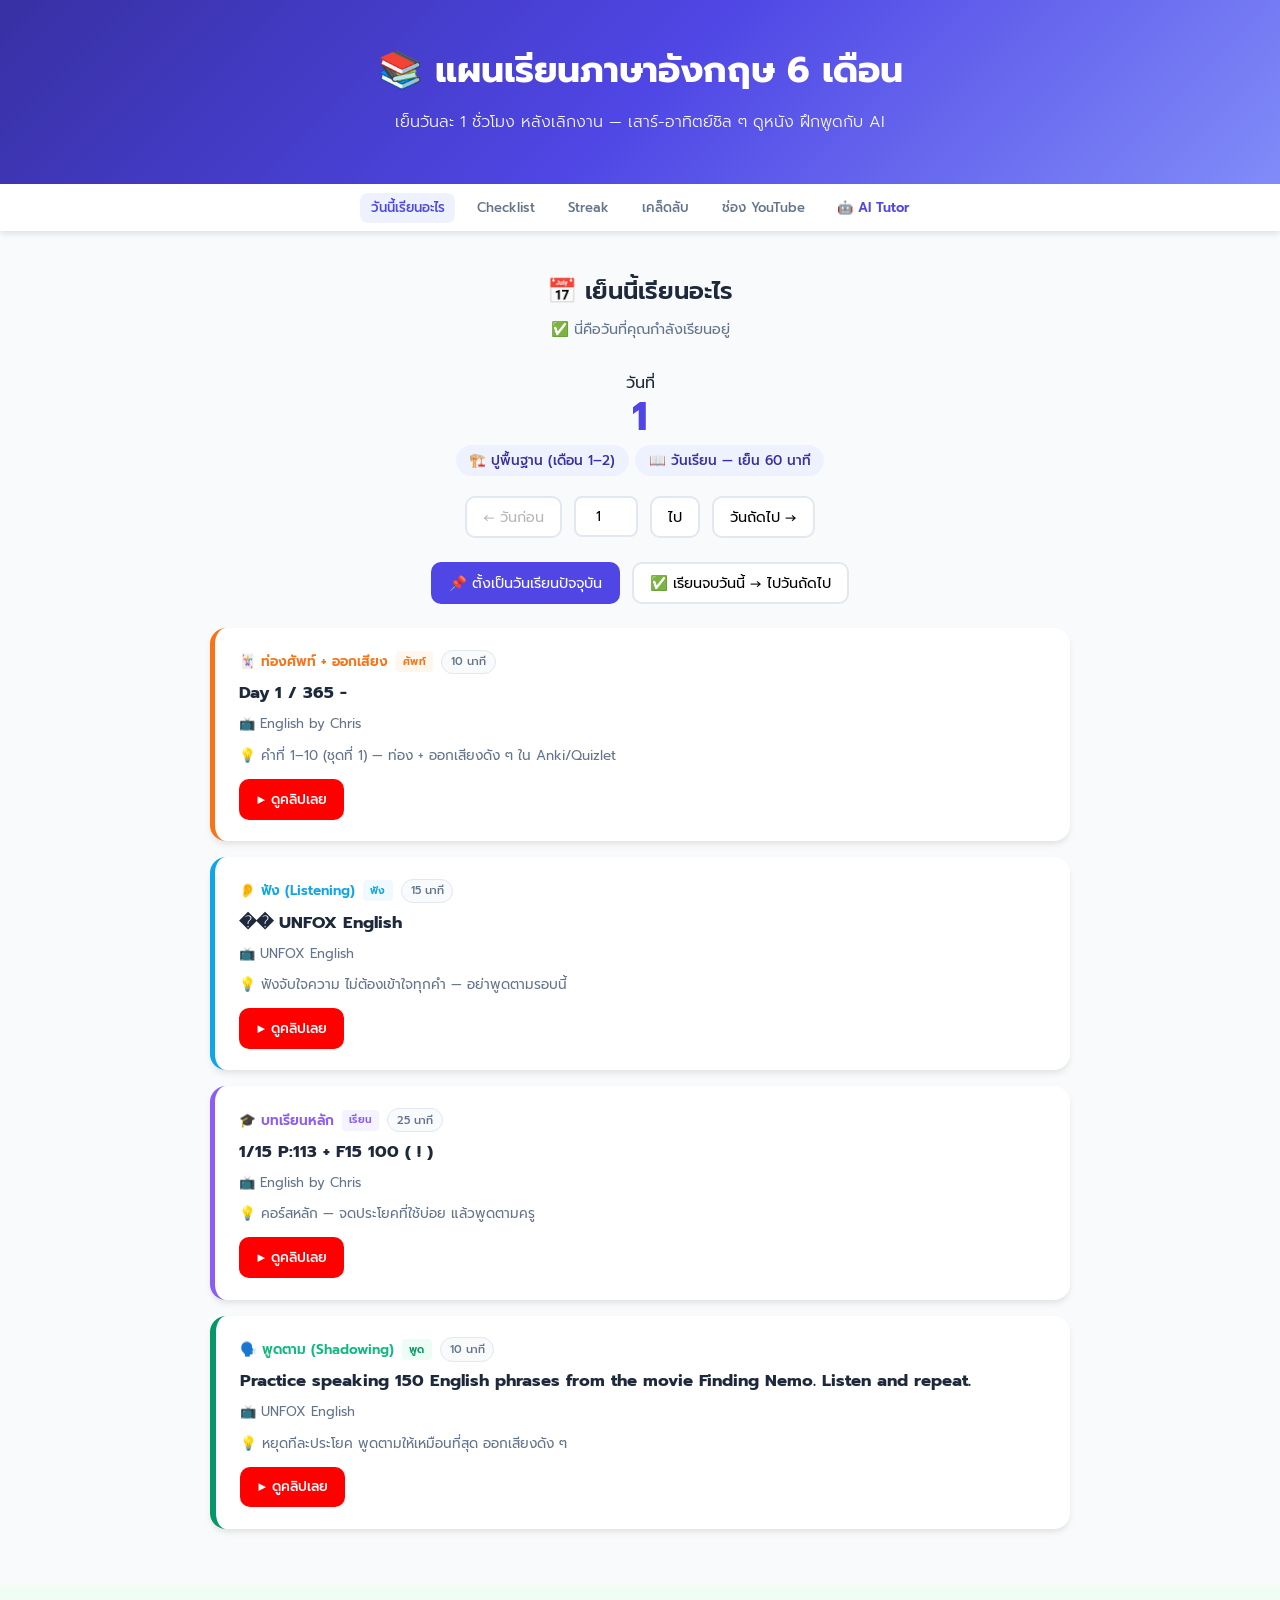
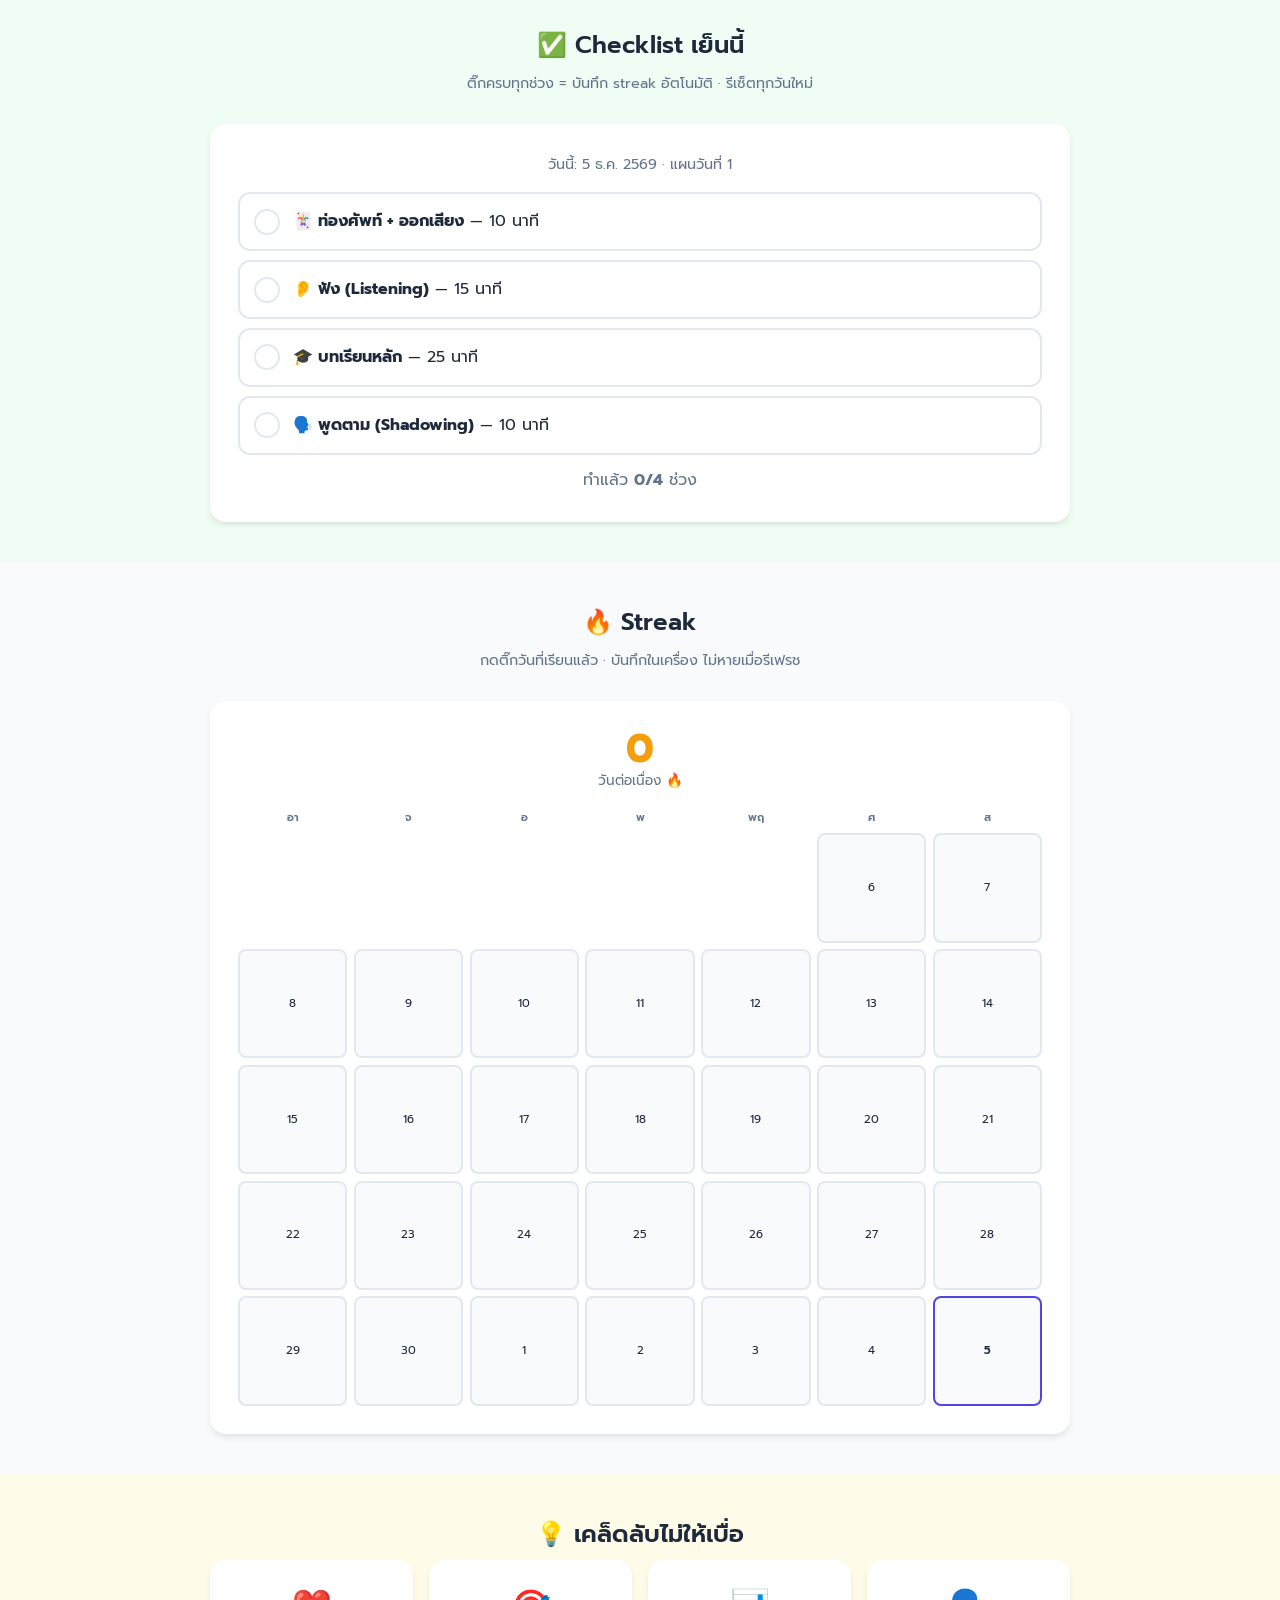
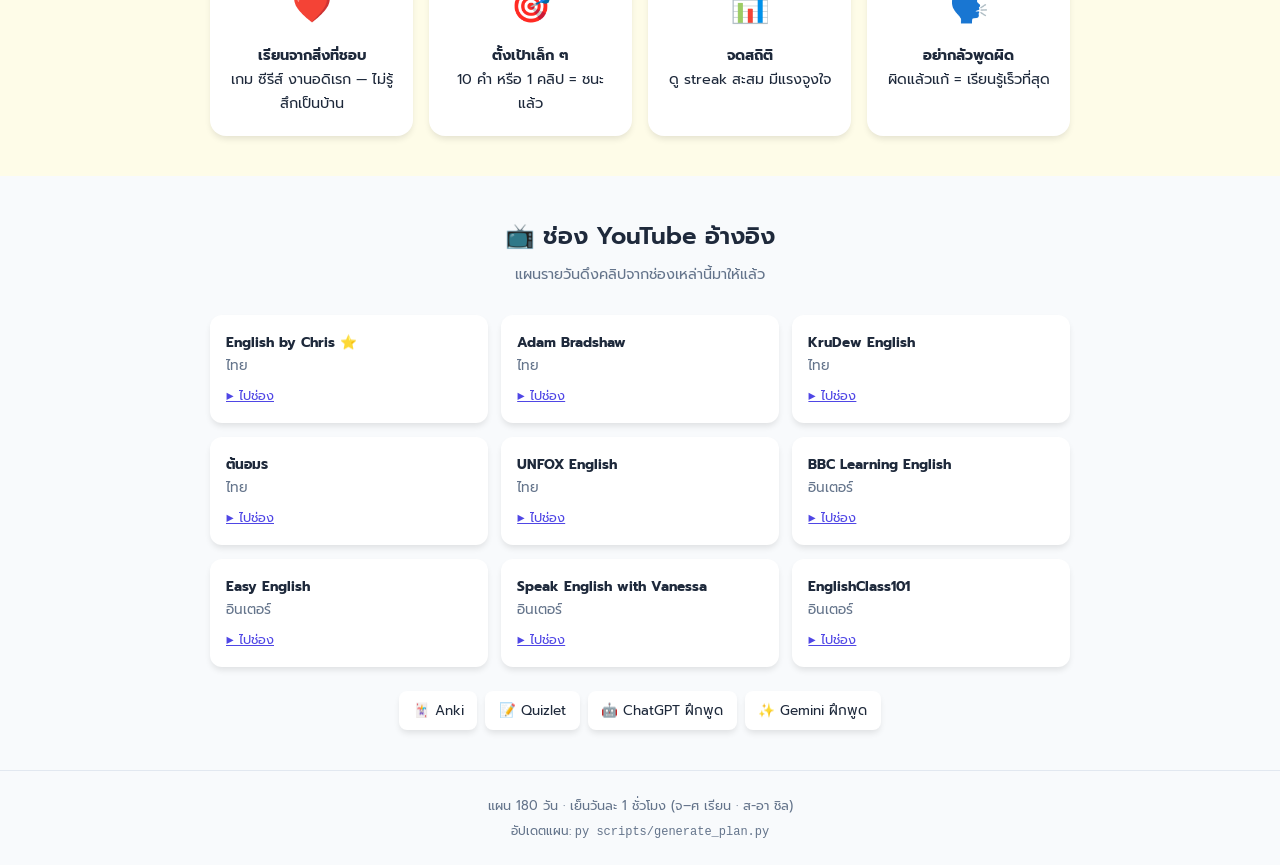
<file: index.html>
<!DOCTYPE html>
<html lang="th">
<head>
  <meta charset="UTF-8">
  <meta name="viewport" content="width=device-width, initial-scale=1.0">
  <title>แผนเรียนภาษาอังกฤษ 6 เดือน</title>
  <link rel="preconnect" href="https://fonts.googleapis.com">
  <link rel="preconnect" href="https://fonts.gstatic.com" crossorigin>
  <link href="https://fonts.googleapis.com/css2?family=Prompt:wght@300;400;500;600;700&display=swap" rel="stylesheet">
  <link rel="stylesheet" href="css/style.css">
</head>
<body>

  <header class="hero">
    <h1>📚 แผนเรียนภาษาอังกฤษ 6 เดือน</h1>
    <p class="tagline">เย็นวันละ 1 ชั่วโมง หลังเลิกงาน — เสาร์-อาทิตย์ชิล ๆ ดูหนัง ฝึกพูดกับ AI</p>
  </header>

  <nav>
    <ul>
      <li><a href="#today" class="active">วันนี้เรียนอะไร</a></li>
      <li><a href="#checklist">Checklist</a></li>
      <li><a href="#tracker">Streak</a></li>
      <li><a href="#tips">เคล็ดลับ</a></li>
      <li><a href="#channels">ช่อง YouTube</a></li>
      <li><a href="ai.html" style="color:var(--primary);font-weight:600">🤖 AI Tutor</a></li>
    </ul>
  </nav>

  <!-- วันนี้เรียนอะไร -->
  <section id="today">
    <div class="container" id="todaySection">
      <h2 class="section-title">📅 เย็นนี้เรียนอะไร</h2>
      <p class="section-subtitle" id="todayHint">กดปุ่มดูคลิปได้เลย ไม่ต้องไปหาเอง</p>

      <div class="day-badge">
        <div>วันที่</div>
        <div class="day-num" id="dayNum">1</div>
        <div class="phase-tag" id="phaseTag">🏗️ ปูพื้นฐาน</div>
        <div class="day-type-tag study" id="dayTypeTag">📖 วันเรียน — เย็น 60 นาที</div>
      </div>

      <div class="day-nav">
        <button type="button" id="btnPrev">← วันก่อน</button>
        <input type="number" id="dayInput" min="1" max="180" value="1" style="width:4rem;text-align:center;padding:0.5rem;border:2px solid var(--border);border-radius:8px;font-family:inherit">
        <button type="button" id="btnGoDay">ไป</button>
        <button type="button" id="btnNext">วันถัดไป →</button>
      </div>

      <div class="day-nav">
        <button type="button" id="btnSetToday" class="primary">📌 ตั้งเป็นวันเรียนปัจจุบัน</button>
        <button type="button" id="btnCompleteDay">✅ เรียนจบวันนี้ → ไปวันถัดไป</button>
      </div>

      <div id="segmentList"></div>
    </div>
  </section>

  <!-- Checklist -->
  <section id="checklist" style="background:#f0fdf4">
    <div class="container">
      <h2 class="section-title">✅ Checklist เย็นนี้</h2>
      <p class="section-subtitle">ติ๊กครบทุกช่วง = บันทึก streak อัตโนมัติ · รีเซ็ตทุกวันใหม่</p>
      <div class="checklist-box">
        <div id="checklistDate" style="text-align:center;color:var(--text-muted);font-size:0.9rem;margin-bottom:1rem"></div>
        <div id="checklistItems"></div>
        <p id="checklistProgress" style="text-align:center;margin-top:0.75rem;color:var(--text-muted)">ทำแล้ว <strong>0/0</strong> ช่วง</p>
      </div>
    </div>
  </section>

  <!-- Habit Tracker -->
  <section id="tracker">
    <div class="container">
      <h2 class="section-title">🔥 Streak</h2>
      <p class="section-subtitle">กดติ๊กวันที่เรียนแล้ว · บันทึกในเครื่อง ไม่หายเมื่อรีเฟรช</p>
      <div class="tracker-box">
        <div class="streak-number" id="streakCount">0</div>
        <div class="streak-label">วันต่อเนื่อง 🔥</div>
        <div class="motivation-msg" id="motivationMsg"></div>
        <div class="calendar-grid" id="calendarGrid"></div>
      </div>
    </div>
  </section>

  <!-- Tips -->
  <section id="tips" style="background:#fefce8">
    <div class="container">
      <h2 class="section-title">💡 เคล็ดลับไม่ให้เบื่อ</h2>
      <div class="tips-grid">
        <div class="tip-card"><div class="emoji">❤️</div><strong>เรียนจากสิ่งที่ชอบ</strong><p>เกม ซีรีส์ งานอดิเรก — ไม่รู้สึกเป็นบ้าน</p></div>
        <div class="tip-card"><div class="emoji">🎯</div><strong>ตั้งเป้าเล็ก ๆ</strong><p>10 คำ หรือ 1 คลิป = ชนะแล้ว</p></div>
        <div class="tip-card"><div class="emoji">📊</div><strong>จดสถิติ</strong><p>ดู streak สะสม มีแรงจูงใจ</p></div>
        <div class="tip-card"><div class="emoji">🗣️</div><strong>อย่ากลัวพูดผิด</strong><p>ผิดแล้วแก้ = เรียนรู้เร็วที่สุด</p></div>
      </div>
    </div>
  </section>

  <!-- Channels -->
  <section id="channels">
    <div class="container">
      <h2 class="section-title">📺 ช่อง YouTube อ้างอิง</h2>
      <p class="section-subtitle">แผนรายวันดึงคลิปจากช่องเหล่านี้มาให้แล้ว</p>
      <div class="channel-grid" id="channelGrid"></div>
      <div style="margin-top:1.5rem;display:flex;flex-wrap:wrap;gap:0.5rem;justify-content:center" id="toolsRow"></div>
    </div>
  </section>

  <footer>
    <p>แผน 180 วัน · เย็นวันละ 1 ชั่วโมง (จ–ศ เรียน · ส-อา ชิล)</p>
    <p style="margin-top:0.25rem;font-size:0.75rem">อัปเดตแผน: <code>py scripts/generate_plan.py</code></p>
  </footer>

  <script src="data/plan.js"></script>
  <script src="data/channels.js"></script>
  <script src="js/storage.js"></script>
  <script src="js/app.js"></script>
  <script>
    const row = document.getElementById('toolsRow');
    if (row && window.TOOLS) {
      row.innerHTML = window.TOOLS.map(t =>
        `<a href="${t.url}" target="_blank" rel="noopener" style="background:var(--card);padding:0.5rem 0.85rem;border-radius:8px;text-decoration:none;color:var(--text);box-shadow:var(--shadow);font-size:0.85rem">${t.icon} ${t.name}</a>`
      ).join('');
    }
  </script>
</body>
</html>
</file>
<file: css/style.css>
:root {
  --primary: #4f46e5;
  --primary-light: #818cf8;
  --primary-dark: #3730a3;
  --accent: #f59e0b;
  --success: #10b981;
  --morning: #f97316;
  --noon: #0ea5e9;
  --evening: #8b5cf6;
  --bg: #f8fafc;
  --card: #ffffff;
  --text: #1e293b;
  --text-muted: #64748b;
  --border: #e2e8f0;
  --shadow: 0 4px 6px -1px rgb(0 0 0 / 0.1);
  --shadow-lg: 0 10px 15px -3px rgb(0 0 0 / 0.1);
  --radius: 16px;
}

* { margin: 0; padding: 0; box-sizing: border-box; }

html { scroll-behavior: smooth; }

body {
  font-family: 'Prompt', sans-serif;
  background: var(--bg);
  color: var(--text);
  line-height: 1.7;
}

a { color: var(--primary); }

.container {
  max-width: 900px;
  margin: 0 auto;
  padding: 0 1.25rem;
}

/* Hero */
.hero {
  background: linear-gradient(135deg, var(--primary-dark), var(--primary), var(--primary-light));
  color: white;
  text-align: center;
  padding: 2.5rem 1.25rem 3rem;
}

.hero h1 {
  font-size: clamp(1.5rem, 4vw, 2.25rem);
  font-weight: 700;
  margin-bottom: 0.5rem;
}

.hero .tagline {
  font-size: 1rem;
  opacity: 0.95;
  font-weight: 300;
}

/* Nav */
nav {
  background: var(--card);
  box-shadow: var(--shadow);
  position: sticky;
  top: 0;
  z-index: 100;
  padding: 0.6rem 1rem;
}

nav ul {
  list-style: none;
  display: flex;
  flex-wrap: wrap;
  justify-content: center;
  gap: 0.35rem 0.75rem;
  max-width: 900px;
  margin: 0 auto;
}

nav a {
  color: var(--text-muted);
  text-decoration: none;
  font-size: 0.82rem;
  font-weight: 500;
  padding: 0.3rem 0.65rem;
  border-radius: 8px;
}

nav a:hover, nav a.active {
  color: var(--primary);
  background: #eef2ff;
}

section { padding: 2.5rem 0; }

.section-title {
  font-size: 1.5rem;
  font-weight: 600;
  text-align: center;
  margin-bottom: 0.35rem;
}

.section-subtitle {
  text-align: center;
  color: var(--text-muted);
  margin-bottom: 1.75rem;
  font-size: 0.9rem;
}

/* Today / Day view */
.day-nav {
  display: flex;
  align-items: center;
  justify-content: center;
  gap: 0.75rem;
  flex-wrap: wrap;
  margin-bottom: 1.5rem;
}

.day-nav button {
  font-family: inherit;
  border: 2px solid var(--border);
  background: var(--card);
  padding: 0.5rem 1rem;
  border-radius: 10px;
  cursor: pointer;
  font-size: 0.9rem;
  transition: all 0.15s;
}

.day-nav button:hover {
  border-color: var(--primary-light);
  color: var(--primary);
}

.day-nav button.primary {
  background: var(--primary);
  color: white;
  border-color: var(--primary);
}

.day-nav button.primary:hover {
  background: var(--primary-dark);
}

.day-badge {
  text-align: center;
  margin-bottom: 1.25rem;
}

.day-badge .day-num {
  font-size: 2.5rem;
  font-weight: 700;
  color: var(--primary);
  line-height: 1;
}

.day-badge .phase-tag {
  display: inline-block;
  margin-top: 0.5rem;
  background: #eef2ff;
  color: var(--primary-dark);
  padding: 0.25rem 0.85rem;
  border-radius: 50px;
  font-size: 0.85rem;
  font-weight: 500;
}

.lesson-card {
  background: var(--card);
  border-radius: var(--radius);
  padding: 1.35rem 1.5rem;
  margin-bottom: 1rem;
  box-shadow: var(--shadow);
  border-left: 5px solid;
}

.lesson-card.seg-1 { border-color: var(--morning); }
.lesson-card.seg-2 { border-color: var(--noon); }
.lesson-card.seg-3 { border-color: var(--evening); }
.lesson-card.seg-4 { border-color: var(--success); }

.lesson-card.seg-chill {
  border-color: var(--accent);
  background: linear-gradient(135deg, #fffbeb, #fef3c7);
}

.lesson-card .slot-label {
  font-size: 0.85rem;
  font-weight: 600;
  margin-bottom: 0.35rem;
  display: flex;
  align-items: center;
  gap: 0.5rem;
}

.seg-1 .slot-label { color: var(--morning); }
.seg-2 .slot-label { color: var(--noon); }
.seg-3 .slot-label { color: var(--evening); }
.seg-4 .slot-label { color: var(--success); }
.seg-chill .slot-label { color: #b45309; }

.minutes-badge {
  background: var(--bg);
  color: var(--text-muted);
  font-size: 0.7rem;
  font-weight: 500;
  padding: 0.1rem 0.55rem;
  border-radius: 50px;
  border: 1px solid var(--border);
}

.seg-chill .minutes-badge {
  background: #fff;
  border-color: #fcd34d;
  color: #b45309;
}

.day-type-tag {
  display: inline-block;
  margin-top: 0.5rem;
  padding: 0.25rem 0.85rem;
  border-radius: 50px;
  font-size: 0.85rem;
  font-weight: 500;
}

.day-type-tag.chill {
  background: #fef3c7;
  color: #b45309;
}

.kind-badge {
  font-size: 0.65rem;
  font-weight: 600;
  padding: 0.1rem 0.45rem;
  border-radius: 4px;
  text-transform: uppercase;
  letter-spacing: 0.02em;
}

.kind-vocab { background: #fff7ed; color: var(--morning); }
.kind-listen { background: #f0f9ff; color: var(--noon); }
.kind-speak { background: #ecfdf5; color: #059669; }
.kind-study { background: #f5f3ff; color: var(--evening); }

.lesson-card.seg-kind-speak {
  border-left-width: 6px;
  border-color: #059669;
}

.lesson-card.seg-kind-listen {
  border-color: var(--noon);
}

.btn-replay {
  display: inline-flex;
  align-items: center;
  gap: 0.35rem;
  background: #ecfdf5;
  color: #059669;
  border: 2px solid #6ee7b7;
  padding: 0.55rem 1rem;
  border-radius: 10px;
  font-size: 0.85rem;
  font-weight: 500;
  font-family: inherit;
  cursor: pointer;
  margin-top: 0.25rem;
}

.btn-replay:hover {
  background: #d1fae5;
}

.highlight-pulse {
  animation: pulseHighlight 1.5s ease;
}

@keyframes pulseHighlight {
  0%, 100% { box-shadow: var(--shadow); }
  50% { box-shadow: 0 0 0 4px rgba(79, 70, 229, 0.35); }
}

.day-type-tag.study {
  background: #eef2ff;
  color: var(--primary-dark);
}

.day-type-tag.chill {
  background: #fef3c7;
  color: #b45309;
}

.lesson-card h3 {
  font-size: 1.05rem;
  margin-bottom: 0.35rem;
}

.lesson-card .channel {
  font-size: 0.82rem;
  color: var(--text-muted);
  margin-bottom: 0.5rem;
}

.lesson-card .note {
  font-size: 0.85rem;
  color: var(--text-muted);
  margin-bottom: 0.75rem;
}

.lesson-card .task {
  font-size: 0.9rem;
  margin-bottom: 0.75rem;
}

.btn-watch {
  display: inline-flex;
  align-items: center;
  gap: 0.4rem;
  background: #ff0000;
  color: white !important;
  text-decoration: none;
  padding: 0.55rem 1.1rem;
  border-radius: 10px;
  font-size: 0.85rem;
  font-weight: 500;
  margin-right: 0.5rem;
}

.btn-watch:hover { background: #cc0000; }

.btn-watch.secondary {
  background: var(--primary);
}

.btn-watch.secondary:hover { background: var(--primary-dark); }

.btn-watch.ai {
  background: #10a37f;
}

/* Tracker */
.tracker-box, .checklist-box {
  background: var(--card);
  border-radius: var(--radius);
  padding: 1.75rem;
  box-shadow: var(--shadow);
}

.streak-number {
  font-size: 2.5rem;
  font-weight: 700;
  color: var(--accent);
  text-align: center;
  line-height: 1;
}

.streak-label {
  text-align: center;
  color: var(--text-muted);
  font-size: 0.85rem;
  margin-bottom: 1rem;
}

.motivation-msg {
  display: none;
  text-align: center;
  background: #fef3c7;
  color: #92400e;
  padding: 0.65rem;
  border-radius: 10px;
  margin-bottom: 1rem;
  font-size: 0.9rem;
}

.motivation-msg.show { display: block; }

.calendar-grid {
  display: grid;
  grid-template-columns: repeat(7, 1fr);
  gap: 0.4rem;
}

.calendar-header {
  text-align: center;
  font-size: 0.7rem;
  font-weight: 600;
  color: var(--text-muted);
}

.calendar-day {
  aspect-ratio: 1;
  display: flex;
  flex-direction: column;
  align-items: center;
  justify-content: center;
  background: var(--bg);
  border: 2px solid var(--border);
  border-radius: 8px;
  cursor: pointer;
  font-size: 0.72rem;
  user-select: none;
}

.calendar-day.checked {
  background: var(--success);
  border-color: var(--success);
  color: white;
}

.calendar-day.today { border-color: var(--primary); font-weight: 600; }
.calendar-day.future { opacity: 0.35; pointer-events: none; }

.checklist-item {
  display: flex;
  align-items: center;
  gap: 0.85rem;
  padding: 0.85rem;
  border: 2px solid var(--border);
  border-radius: 12px;
  margin-bottom: 0.6rem;
  cursor: pointer;
}

.checklist-item.done {
  background: #ecfdf5;
  border-color: var(--success);
}

.check-circle {
  width: 26px;
  height: 26px;
  border: 2px solid var(--border);
  border-radius: 50%;
  display: flex;
  align-items: center;
  justify-content: center;
  flex-shrink: 0;
  font-size: 0.75rem;
  color: transparent;
}

.checklist-item.done .check-circle {
  background: var(--success);
  border-color: var(--success);
  color: white;
}

.tips-grid {
  display: grid;
  grid-template-columns: repeat(auto-fit, minmax(200px, 1fr));
  gap: 1rem;
}

.tip-card {
  background: var(--card);
  padding: 1.25rem;
  border-radius: var(--radius);
  box-shadow: var(--shadow);
  text-align: center;
  font-size: 0.9rem;
}

.tip-card .emoji { font-size: 2rem; margin-bottom: 0.5rem; }

.channel-grid {
  display: grid;
  grid-template-columns: repeat(auto-fill, minmax(220px, 1fr));
  gap: 0.85rem;
}

.channel-card {
  background: var(--card);
  padding: 1rem;
  border-radius: 12px;
  box-shadow: var(--shadow);
  font-size: 0.85rem;
}

.channel-card a {
  display: inline-block;
  margin-top: 0.5rem;
  font-size: 0.8rem;
}

footer {
  text-align: center;
  padding: 1.5rem;
  color: var(--text-muted);
  font-size: 0.8rem;
  border-top: 1px solid var(--border);
}

@media (max-width: 480px) {
  .calendar-grid { gap: 0.25rem; }
  .calendar-day { font-size: 0.65rem; }
}
</file>
